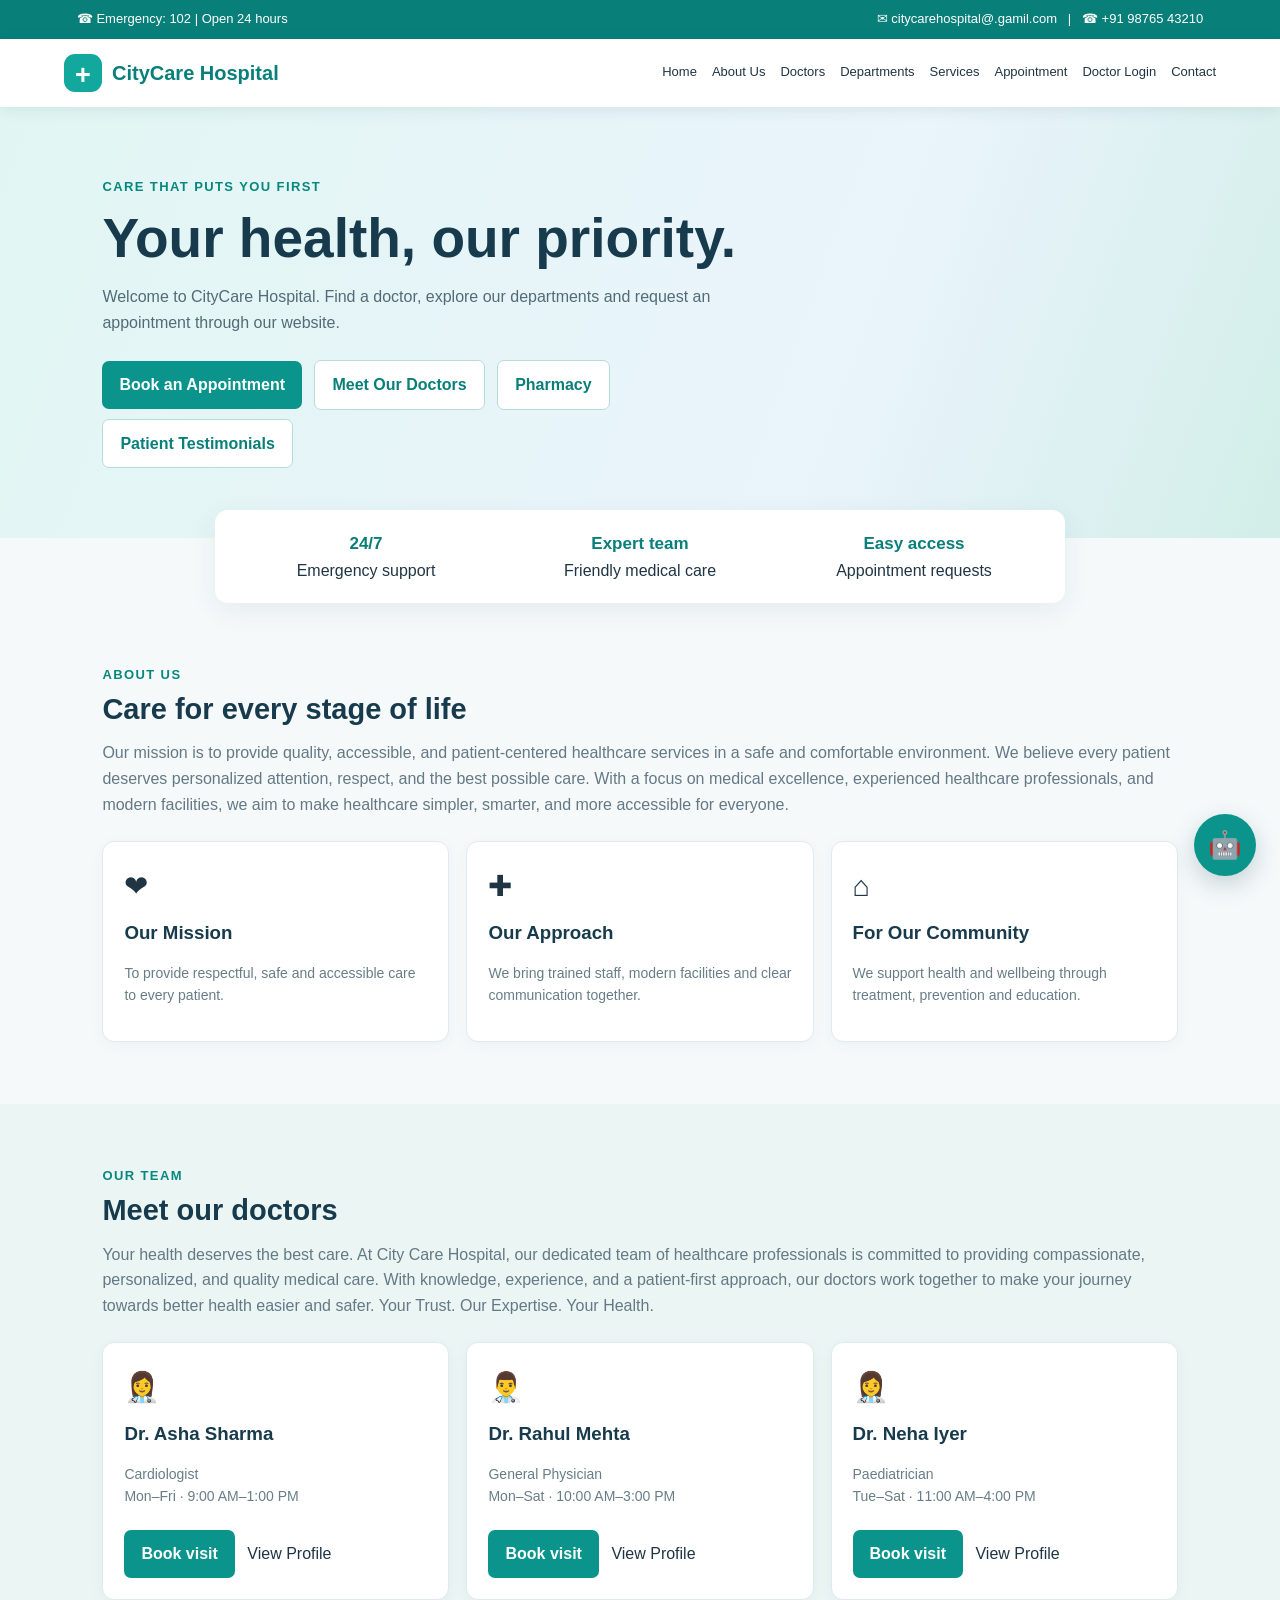
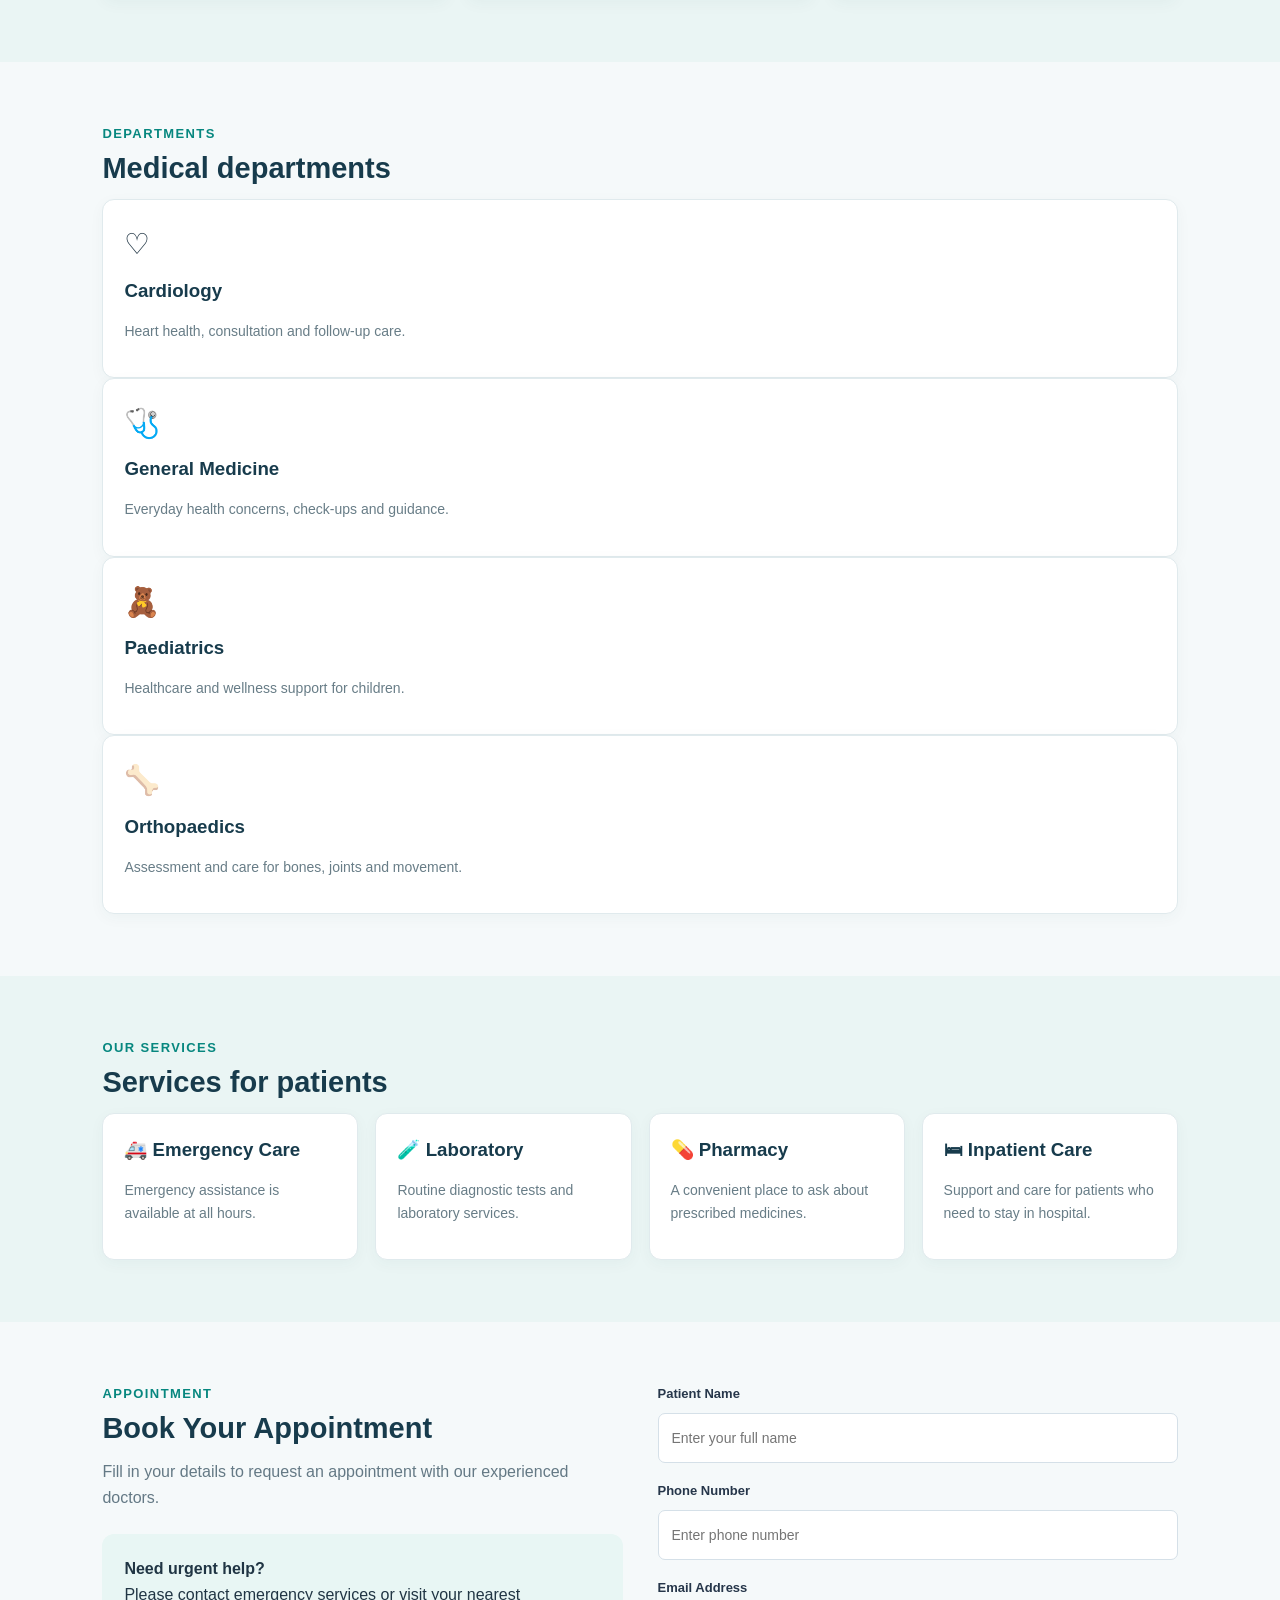
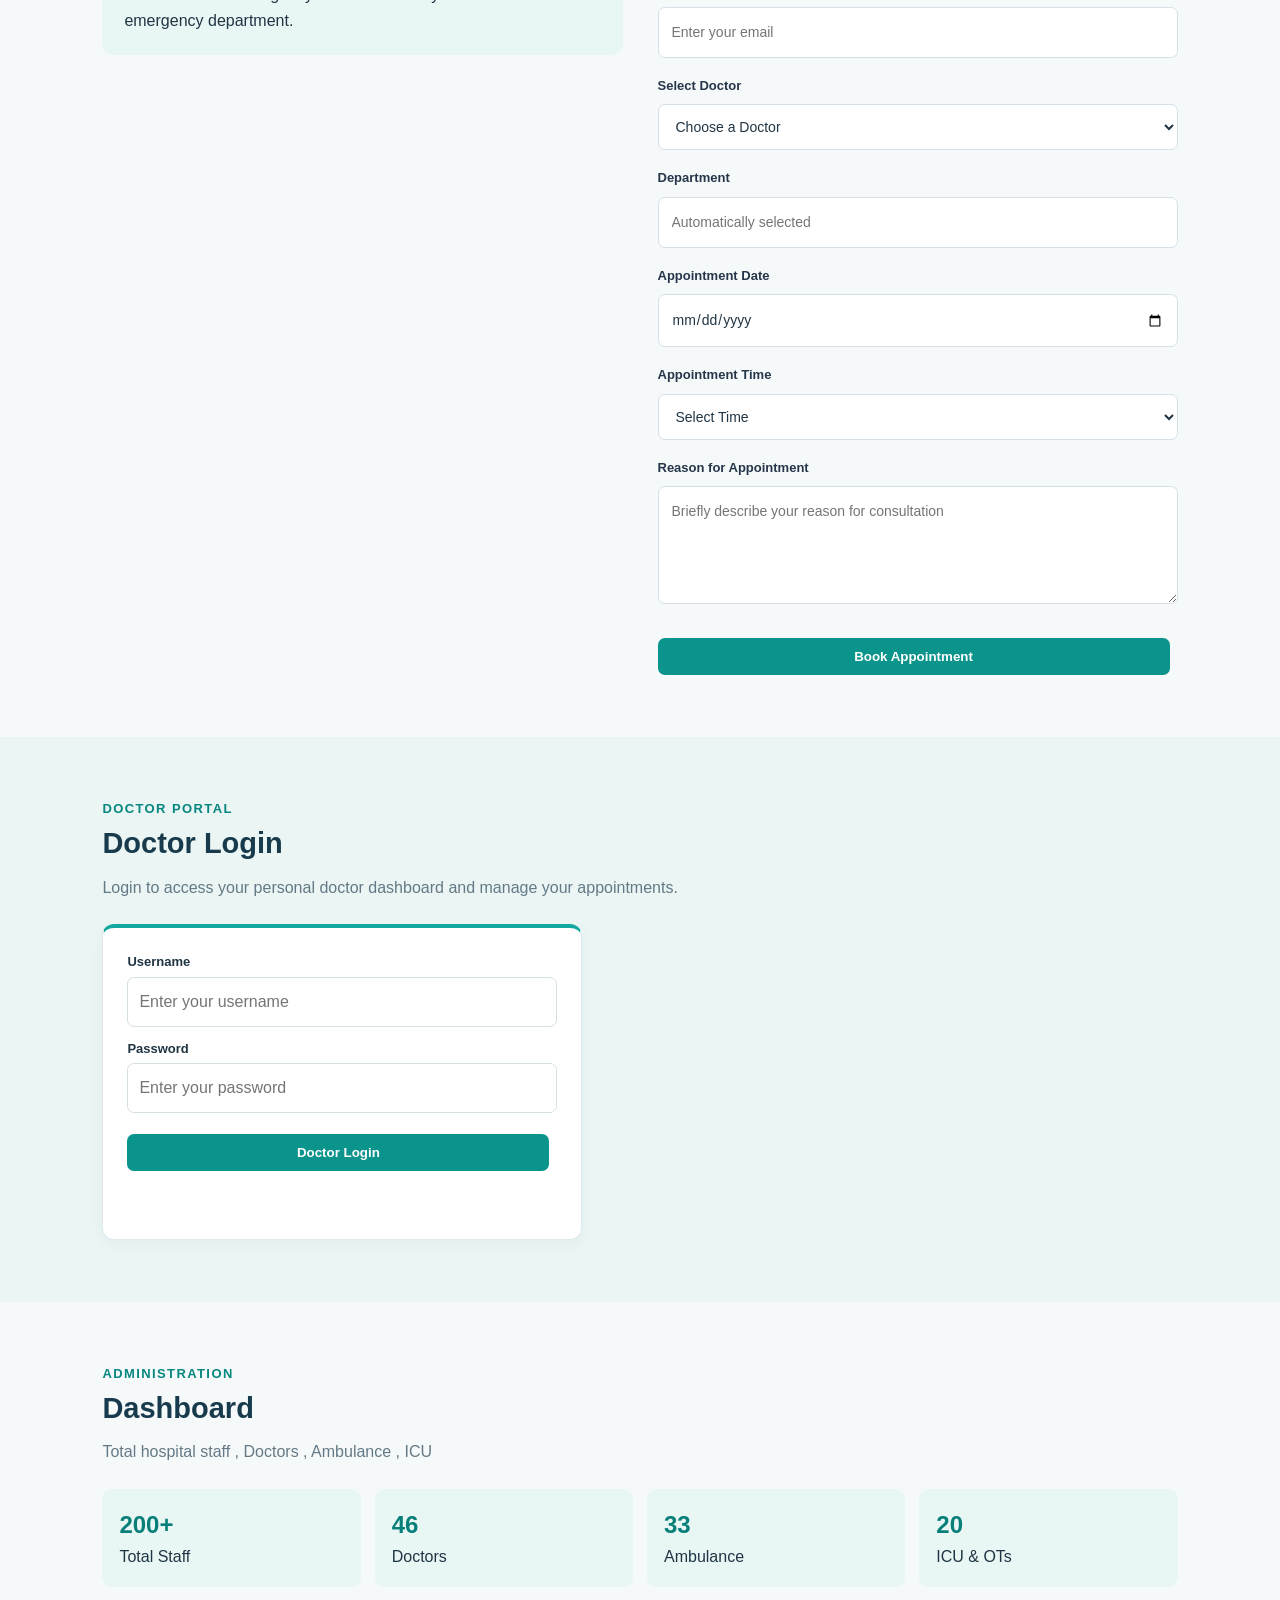
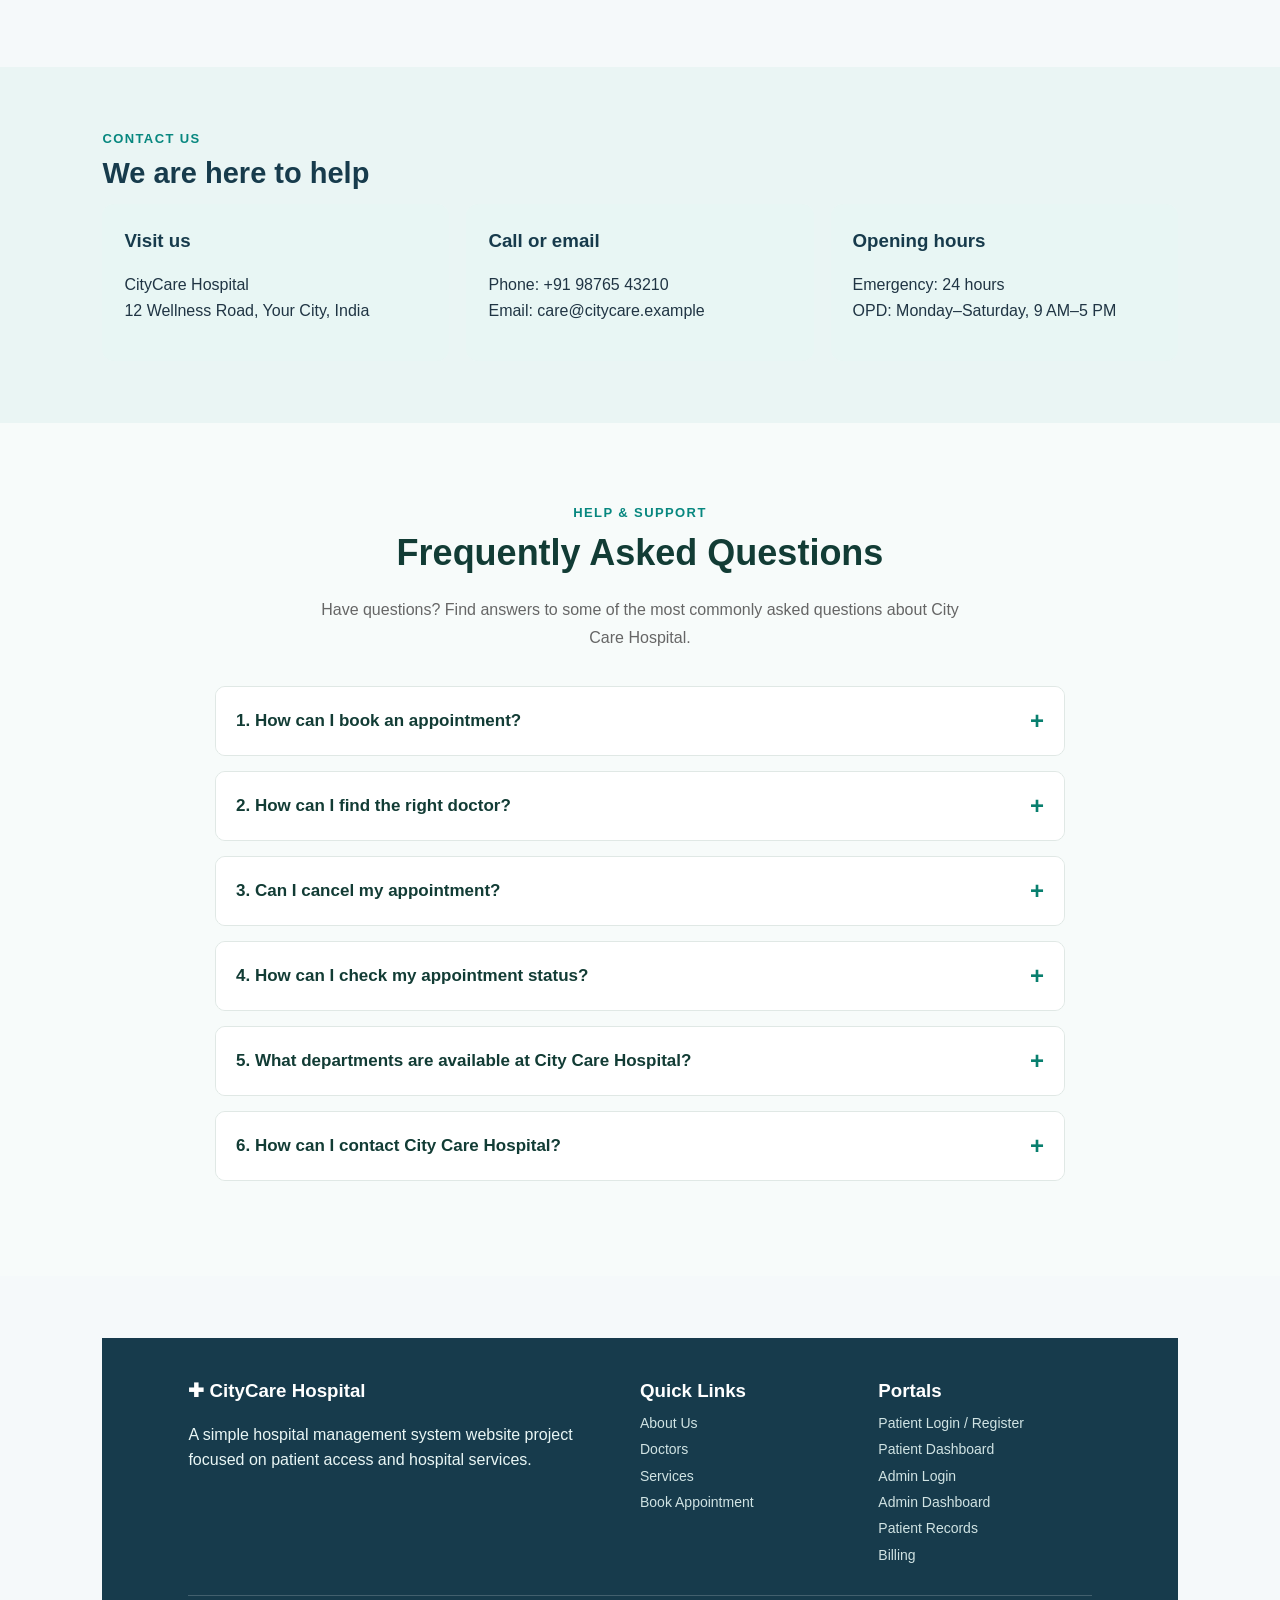
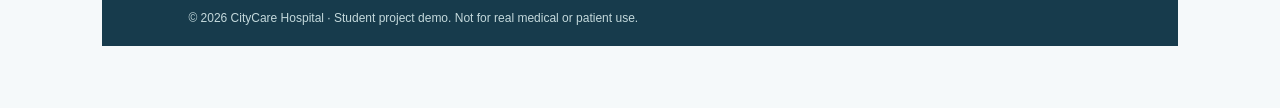
<file: index.html>
<!DOCTYPE html>
<html lang="en">
<head>
    <meta charset="UTF-8">
    <meta name="viewport" content="width=device-width, initial-scale=1.0">
    <title>Document</title>
    <link rel="stylesheet" href="style.css">
</head>
<body>
    <div class="topbar">
        <span>☎ Emergency: 102 | Open 24 hours</span>
        <span>✉ citycarehospital@.gamil.com &nbsp; | &nbsp; ☎ +91 98765 43210</span>
    </div>

  <header>
    <nav>
      <a class="brand" href="#home"><span class="brand-mark">+</span> CityCare Hospital</a>
      <div class="links">
        <a href="#home">Home</a>
        <a href="#about">About Us</a>
        <a href="#doctors">Doctors</a>
        <a href="#departments">Departments</a>
        <a href="#services">Services</a>
        <a href="#appointment">Appointment</a>
        <a href="#doctor-login">Doctor Login</a>
        <a href="#contact">Contact</a>

      </div>
    </nav>
  </header>

  <main>
    <section class="hero" id="home">


        <div class="hero-content">
        <div class="eyebrow"> Care that puts you first </div>
        <h1>Your health, our priority.</h1>
        <p>Welcome to CityCare Hospital. Find a doctor, explore our departments and request an appointment through
            our website. </p>
        <a class="button" href="#appointment">Book an Appointment</a>
        <a class="button light" href="#doctors">Meet Our Doctors</a>
        <a class="button pharmacy" href="pharmacy.html"> Pharmacy </a>
        <a class="button patient" href="patient-portal.html"> Patient Testimonials </a>
        </div>
    </section>


    <div class="quick">
        <div>
        <strong>24/7</strong>Emergency support
        </div>

        <div>
        <strong>Expert team</strong>Friendly medical care
        </div>

        <div>
        <strong>Easy access</strong>Appointment requests
        </div>
    </div>

<!-- About Section -->

    <section id="about">
      <div class="eyebrow">About us</div>
      <h2>Care for every stage of life</h2>
      <p class="section-intro">Our mission is to provide quality, accessible, and patient-centered healthcare services in a safe and comfortable environment.
                               We believe every patient deserves personalized attention, respect, and the best possible care.
                               With a focus on medical excellence, experienced healthcare professionals, and modern facilities, we aim to make healthcare simpler,
                               smarter, and more accessible for everyone.</p>
      

      <div class="grid">
        <article class="card"> 
         <div class="icon">❤</div>
         <h3>Our Mission</h3>
         <p class="muted">To provide respectful, safe and accessible care to every patient.</p> 
        </article>

        <article class="card">
            <div class="icon">✚</div>
            <h3>Our Approach</h3>
            <p class="muted">We bring trained staff, modern facilities and clear communication together.</p>
        </article>
        
        <article class="card">
            <div class="icon">⌂</div>
            <h3>For Our Community</h3>
            <p class="muted">We support health and wellbeing through treatment, prevention and education.</p>
        </article>
      </div>

    </section>


<!-- Doctor Section -->

    <section class="tint" id="doctors">
      <div class="eyebrow">Our team</div>
      <h2>Meet our doctors</h2>

      <p class="section-intro"> Your health deserves the best care. At City Care Hospital, our dedicated team of healthcare 
        professionals is committed to providing compassionate, personalized, and quality medical care.    
        With knowledge, experience, and a patient-first approach, our doctors work together to make your journey towards better health easier and safer.
        Your Trust. Our Expertise. Your Health.
      </p>   

      <div class="grid">
        <article class="card">
            <div class="icon">👩‍⚕️</div>
            <h3>Dr. Asha Sharma</h3>
            <p class="muted">Cardiologist<br>Mon–Fri · 9:00 AM–1:00 PM</p>
            <a class="button" href="#appointment">Book visit</a>
            <a href="asha_profile.html"> View Profile</a>
        </article>
        
        <article class="card">
            <div class="icon">👨‍⚕️</div>
            <h3>Dr. Rahul Mehta</h3>
            <p class="muted">General Physician<br>Mon–Sat · 10:00 AM–3:00 PM</p>
            <a class="button" href="#appointment">Book visit</a>
            <a href="rahul_profile.html">View Profile</a>

        </article>
        
        <article class="card">
            <div class="icon">👩‍⚕️</div>
            <h3>Dr. Neha Iyer</h3>
            <p class="muted">Paediatrician<br>Tue–Sat · 11:00 AM–4:00 PM</p>
            <a class="button" href="#appointment">Book visit</a>
            <a href="doctor-neha.html">View Profile</a>
        </article>
      </div>
    </section>


<!-- Departments Section -->


  <section id="departments">
    <article>
      <div class="eyebrow">Departments</div>
      <h2>Medical departments</h2>

      <article class="card">
       <div class="icon">♡</div>
       <h3>Cardiology</h3>
       <p class="muted">Heart health, consultation and follow-up care.</p>
      </article>
    
     <article class="card">
        <div class="icon">🩺</div>
        <h3>General Medicine</h3>
        <p class="muted">Everyday health concerns, check-ups and guidance.</p>
     </article>
    
     <article class="card">
        <div class="icon">🧸</div>
        <h3>Paediatrics</h3>
        <p class="muted">Healthcare and wellness support for children.</p>
     </article>
    
     <article class="card">
        <div class="icon">🦴</div>
        <h3>Orthopaedics</h3>
        <p class="muted">Assessment and care for bones, joints and movement.</p>
     </article>
    </section>


    <!-- Services Section -->

    <section class="tint" id="services">
      <div class="eyebrow">Our services</div>
      <h2>Services for patients</h2>

      
    <div class="grid">
       <article class="card">
         <h3>🚑 Emergency Care</h3>
         <p class="muted">Emergency assistance is available at all hours.</p>
       </article>     

       <article class="card">
         <h3>🧪 Laboratory</h3>
         <p class="muted">Routine diagnostic tests and laboratory services.</p>
       </article>

       <article class="card">
         <h3>💊 Pharmacy</h3>
         <p class="muted">A convenient place to ask about prescribed medicines.</p>
       </article>

       <article class="card">
         <h3>🛏 Inpatient Care</h3>
         <p class="muted">Support and care for patients who need to stay in hospital.</p>
       </article>
     </div>
    </section>

  
<!-- Appointment Section -->

<section id="appointment">

    <div class="appointment-layout">

        <div>
            <div class="eyebrow">Appointment</div>

            <h2>Book Your Appointment</h2>

            <p class="section-intro">
                Fill in your details to request an appointment
                with our experienced doctors.
            </p>

            <div class="contact-box">
                <strong>Need urgent help?</strong>
                <br>
                Please contact emergency services or visit
                your nearest emergency department.
            </div>
        </div>

        <form id="appointmentForm">

            <div>
                <label for="app-name">Patient Name</label>
                <input
                    type="text"
                    id="app-name"
                    placeholder="Enter your full name"
                    required>
            </div>

            <div>
                <label for="app-phone">Phone Number</label>
                <input
                    type="tel"
                    id="app-phone"
                    placeholder="Enter phone number"
                    pattern="[0-9]{10}"
                    maxlength="10"
                    required>
            </div>

            <div>
                <label for="app-email">Email Address</label>
                <input
                    type="email"
                    id="app-email"
                    placeholder="Enter your email"
                    required>
            </div>

            <div>
                <label for="app-doctor">Select Doctor</label>

                <select id="app-doctor" required>

                    <option value="">Choose a Doctor</option>

                    <option value="Dr. Asha Sharma"
                        data-department="Cardiology">
                        Dr. Asha Sharma - Cardiologist
                    </option>

                    <option value="Dr. Rahul Mehta"
                        data-department="General Medicine">
                        Dr. Rahul Mehta - General Physician
                    </option>

                    <option value="Dr. Neha Iyer"
                        data-department="Paediatrics">
                        Dr. Neha Iyer - Paediatrician
                    </option>

                </select>
            </div>

            <div>
                <label for="app-dept">Department</label>

                <input
                    type="text"
                    id="app-dept"
                    placeholder="Automatically selected"
                    readonly
                    required>
            </div>

            <div>
                <label for="app-date">Appointment Date</label>

                <input
                    type="date"
                    id="app-date"
                    required>
            </div>

            <div>
                <label for="app-time">Appointment Time</label>

                <select id="app-time" required>

                    <option value="">Select Time</option>

                    <option value="09:00 AM">09:00 AM</option>
                    <option value="10:00 AM">10:00 AM</option>
                    <option value="11:00 AM">11:00 AM</option>
                    <option value="12:00 PM">12:00 PM</option>
                    <option value="01:00 PM">01:00 PM</option>
                    <option value="02:00 PM">02:00 PM</option>
                    <option value="03:00 PM">03:00 PM</option>
                    <option value="04:00 PM">04:00 PM</option>

                </select>
            </div>

            <div>
                <label for="app-reason">
                    Reason for Appointment
                </label>

                <textarea
                    id="app-reason"
                    placeholder="Briefly describe your reason for consultation"
                    rows="4"
                    required></textarea>
            </div>

            <button class="button" type="submit">
                Book Appointment
            </button>

        </form>

    </div>

</section>


    

  
 <!-- Dashboard Statistics -->



    <!-- HIDDEN APPOINTMENT TABLE -->
    <div id="adminAppointmentsContainer" style="display: none;">

        <h2>Appointment Records</h2>
        <p>Manage all patient appointment requests.</p>

        <div class="table-container">
            <table>
                <thead>
                    <tr>
                        <th>Appointment ID</th>
                        <th>Patient Name</th>
                        <th>Phone</th>
                        <th>Email</th>
                        <th>Doctor</th>
                        <th>Department</th>
                        <th>Date</th>
                        <th>Time</th>
                        <th>Status</th>
                        <th>Action</th>
                    </tr>
                </thead>

                <tbody id="admin-appointment-records">
                    <tr>
                        <td colspan="10">No records found.</td>
                    </tr>
                </tbody>
            </table>
        </div>

    </div>

</div>

<!-- DOCTOR LOGIN -->
<section class="tint" id="doctor-login">

    <div class="eyebrow">Doctor Portal</div>
    <h2>Doctor Login</h2>

    <p class="section-intro">
        Login to access your personal doctor dashboard
        and manage your appointments.
    </p>

    <div class="card portal-card" style="max-width:480px">

        <form id="doctorLoginForm">

            <div>
                <label for="doctor-username">Username</label>
                <input
                    type="text"
                    id="doctor-username"
                    placeholder="Enter your username"
                    required>
            </div>

            <div>
                <label for="doctor-password">Password</label>
                <input
                    type="password"
                    id="doctor-password"
                    placeholder="Enter your password"
                    required>
            </div>

            <button class="button" type="submit">
                Doctor Login
            </button>

            <p id="doctor-login-message"></p>

        </form>

    </div>
</section>


<!-- DOCTOR DASHBOARD -->
<section id="doctor-dashboard" style="display:none">

    <div class="eyebrow">Doctor Portal</div>

    <h2 id="doctor-welcome">Welcome Doctor</h2>

    <p class="section-intro">
        Manage your upcoming appointments here.
    </p>

    <div class="dash-grid">

        <div class="stat">
            <strong id="doctor-total">0</strong>
            Total Appointments
        </div>

        <div class="stat">
            <strong id="doctor-pending">0</strong>
            Pending Requests
        </div>

        <div class="stat">
            <strong id="doctor-completed">0</strong>
            Completed Appointments
        </div>

    </div>

    <h3>My Appointments</h3>

    <div style="overflow-x:auto">

        <table>
            <thead>
                <tr>
                    <th>Patient Name</th>
                    <th>Phone</th>
                    <th>Date</th>
                    <th>Time</th>
                    <th>Department</th>
                    <th>Status</th>
                    <th>Action</th>
                </tr>
            </thead>

            <tbody id="doctor-appointment-records">
                <tr>
                    <td colspan="7">No appointments found.</td>
                </tr>
            </tbody>

        </table>

    </div>

    <button class="button" id="doctor-logout">
        Logout
    </button>

</section>



    <section id="admin-dashboard">
      <div class="eyebrow">Administration </div>
      <h2>  Dashboard </h2>
      <p class="section-intro">Total  hospital staff , Doctors , Ambulance , ICU  </p>
     <div class="dash-grid">
       <div class="stat"><strong>200+</strong> Total Staff </div>
       <div class="stat"><strong>46</strong>Doctors</div>
       <div class="stat"><strong>33</strong>Ambulance</div>
       <div class="stat"><strong>20</strong> ICU & OTs</div>
      </div>
    </section>

 
    <section class="tint" id="contact">
      <div class="eyebrow">Contact us</div>
      <h2>We are here to help</h2>
      <div class="grid">
        <div class="contact-box">
          <h3>Visit us</h3>
          <p>CityCare Hospital<br>12 Wellness Road, Your City, India</p>
        </div>
        <div class="contact-box">
          <h3>Call or email</h3>
          <p>Phone: +91 98765 43210<br>Email: care@citycare.example</p>
        </div>
        <div class="contact-box">
          <h3>Opening hours</h3>
          <p>Emergency: 24 hours<br>OPD: Monday–Saturday, 9 AM–5 PM</p>
        </div>
      </div>
    </section>
  </main>



<!-- FAQ -->

<!-- FAQ SECTION -->
<section class="faq-section" id="faq">

    <div class="eyebrow">HELP & SUPPORT</div>

    <h2>Frequently Asked Questions</h2>

    <p class="faq-intro">
        Have questions? Find answers to some of the most
        commonly asked questions about City Care Hospital.
    </p>

    <div class="faq-container">

        <div class="faq-item">
            <button class="faq-question">
                1. How can I book an appointment?
                <span>+</span>
            </button>
            <div class="faq-answer">
                <p>
                    You can book an appointment through our online
                    appointment booking form by selecting a doctor,
                    department, date and preferred time.
                </p>
            </div>
        </div>

        <div class="faq-item">
            <button class="faq-question">
                2. How can I find the right doctor?
                <span>+</span>
            </button>
            <div class="faq-answer">
                <p>
                    Visit our Doctors section to explore available
                    doctors, their specializations and profiles.
                </p>
            </div>
        </div>

        <div class="faq-item">
            <button class="faq-question">
                3. Can I cancel my appointment?
                <span>+</span>
            </button>
            <div class="faq-answer">
                <p>
                    Yes, you can contact the hospital administration
                    to request cancellation of your appointment.
                </p>
            </div>
        </div>

        <div class="faq-item">
            <button class="faq-question">
                4. How can I check my appointment status?
                <span>+</span>
            </button>
            <div class="faq-answer">
                <p>
                    You can log in to your patient dashboard to
                    check your appointment details and status.
                </p>
            </div>
        </div>

        <div class="faq-item">
            <button class="faq-question">
                5. What departments are available at City Care Hospital?
                <span>+</span>
            </button>
            <div class="faq-answer">
                <p>
                    You can explore our Departments section to
                    learn about the medical departments and
                    available healthcare services.
                </p>
            </div>
        </div>

        <div class="faq-item">
            <button class="faq-question">
                6. How can I contact City Care Hospital?
                <span>+</span>
            </button>
            <div class="faq-answer">
                <p>
                    Visit our Contact section to find the hospital's
                    contact information and other support details.
                </p>
            </div>
        </div>

    </div>

</section>



     <!-- ===== AI CARE CHATBOT ===== -->
  <button class="ai-care-toggle" id="aiCareToggle" aria-label="Open AI CARE" title="AI CARE">🤖</button>

  <div class="ai-care-window" id="aiCareWindow" role="dialog" aria-label="AI CARE chatbot">
    <div class="ai-care-header">
      <div class="ai-care-title">
        <div class="ai-care-avatar">✚</div>
        <div>
          <strong>AI CARE</strong>
          <small>CityCare Patient Support</small>
        </div>
      </div>
      <button class="ai-care-close" id="aiCareClose" aria-label="Close">×</button>
    </div>

    <div class="ai-care-messages" id="aiCareMessages">
      <div class="ai-care-message bot">
        Hello! I'm AI CARE, your CityCare Hospital assistant. I can help with doctors, departments, hospital services and appointments. How can I help you?
      </div>
    </div>

    <div class="ai-care-quick">
      <button type="button" data-message="Show me the doctors available at CityCare Hospital.">Doctors</button>
      <button type="button" data-message="What departments are available?">Departments</button>
      <button type="button" data-message="How can I request an appointment?">Appointment</button>
      <button type="button" data-message="What are the hospital opening hours?">Hours</button>
    </div>

    <form class="ai-care-form" id="aiCareForm">
      <input id="aiCareInput" autocomplete="off" placeholder="Ask AI CARE..." maxlength="1000" required>
      <button id="aiCareSend" type="submit" aria-label="Send">➤</button>
    </form>
    <div class="ai-care-disclaimer">AI CARE provides general support and does not replace a qualified healthcare professional.</div>
  </div>

  <section>


 <footer>
    <div class="footer-grid">
      <div>
        <h3>✚ CityCare Hospital</h3>
        <p>A simple hospital management system website project focused on patient access and hospital services.</p>
      </div>
      <div>
        <h3>Quick Links</h3>
        <a href="#about">About Us</a>
        <a href="#doctors">Doctors</a>
        <a href="#services">Services</a>
        <a href="#appointment">Book Appointment</a>
      </div>
      <div>
        <h3>Portals</h3>
        <a href="#patient-login">Patient Login / Register</a>
        <a href="#patient-dashboard">Patient Dashboard</a>
        <a href="#admin-login">Admin Login</a>
        <a href="#admin-dashboard">Admin Dashboard</a>
        <a href="#patient-records">Patient Records</a>
        <a href="#billing">Billing</a>
      </div>
    </div>

    <div class="copyright">© 2026 CityCare Hospital · Student project demo. Not for real medical or patient use.</div>
</footer>


<!-- JavaScript -->


    <script>
    function demoSubmit(event, formName) {
      event.preventDefault();
      alert(formName + ' form demo: connect a secure backend to process this information.');
    }

// ==================================
// CITYCARE APPOINTMENT MANAGEMENT
// ==================================


// Get HTML Elements

const appointmentForm =
document.getElementById("appointmentForm");

const doctorSelect =
document.getElementById("app-doctor");

const departmentInput =
document.getElementById("app-dept");

const dateInput =
document.getElementById("app-date");


// Set minimum appointment date to today

const today = new Date().toISOString().split("T")[0];

dateInput.min = today;


// Automatically select Department

doctorSelect.addEventListener("change", function() {

    const selectedOption =
    doctorSelect.options[doctorSelect.selectedIndex];

    const department =
    selectedOption.dataset.department || "";

    departmentInput.value = department;

});


// Get Existing Appointments

function getAppointments() {

    return JSON.parse(
        localStorage.getItem("citycareAppointments")
    ) || [];

}


// Save Appointments

function saveAppointments(appointments) {

    localStorage.setItem(
        "citycareAppointments",
        JSON.stringify(appointments)
    );

}


// Book Appointment

appointmentForm.addEventListener("submit", function(event) {

    event.preventDefault();

    // Collect Patient Information

    const patientName =
    document.getElementById("app-name").value.trim();

    const patientPhone =
    document.getElementById("app-phone").value.trim();

    const patientEmail =
    document.getElementById("app-email").value.trim();

    const doctorName =
    doctorSelect.value;

    const department =
    departmentInput.value;

    const appointmentDate =
    dateInput.value;

    const appointmentTime =
    document.getElementById("app-time").value;

    const reason =
    document.getElementById("app-reason").value.trim();


    // Check Appointment Date

    if (appointmentDate < today) {

        alert("Please select a valid future date.");

        return;

    }


    // Create Appointment Object

    const appointment = {

        id: "APT-" + Date.now(),

        patientName: patientName,

        phone: patientPhone,

        email: patientEmail,

        doctor: doctorName,

        department: department,

        date: appointmentDate,

        time: appointmentTime,

        reason: reason,

        status: "Requested",

        bookingDate: new Date().toLocaleString()

    };


    // Get Previous Records

    const appointments = getAppointments();


    // Add New Appointment

    appointments.push(appointment);


    // Store in Local Storage

    saveAppointments(appointments);


    // Success Message

    alert(
        "Appointment Request Submitted Successfully!\n\n" +
        "Patient: " + patientName + "\n" +
        "Doctor: " + doctorName + "\n" +
        "Date: " + appointmentDate + "\n" +
        "Time: " + appointmentTime
    );


    // Reset Form

    appointmentForm.reset();

    departmentInput.value = "";


    // Update Dashboard

    displayAppointments();

});


// ==================================
// DISPLAY APPOINTMENTS IN DASHBOARD
// ==================================

function displayAppointments() {

    const appointments = getAppointments();

    const tableBody =
    document.getElementById("appointmentRecords");


    // Update Dashboard Statistics

    document.getElementById("total-appointments").textContent =
    appointments.length;

    document.getElementById("pending-appointments").textContent =
    appointments.filter(a => a.status === "Requested").length;

    document.getElementById("completed-appointments").textContent =
    appointments.filter(a => a.status === "Completed").length;


    // Empty Dashboard

    if (appointments.length === 0) {

        tableBody.innerHTML = `
            <tr>
                <td colspan="7">
                    No appointments booked yet.
                </td>
            </tr>
        `;

        return;

    }


    // Display Appointment Records

    tableBody.innerHTML = "";

    appointments.forEach(function(appointment) {

        const row = document.createElement("tr");

        const values = [
            appointment.patientName,
            appointment.doctor,
            appointment.department,
            appointment.date,
            appointment.time,
            appointment.phone,
            appointment.status
        ];

        values.forEach(function(value) {

            const cell = document.createElement("td");

            cell.textContent = value;

            row.appendChild(cell);

        });

        tableBody.appendChild(row);

    });

}


// Load Appointments When Website Opens

document.addEventListener("DOMContentLoaded", function() {

    displayAppointments();

});

    // ===== AI CARE CHATBOT =====
    const aiCareToggle = document.getElementById('aiCareToggle');
    const aiCareWindow = document.getElementById('aiCareWindow');
    const aiCareClose = document.getElementById('aiCareClose');
    const aiCareMessages = document.getElementById('aiCareMessages');
    const aiCareForm = document.getElementById('aiCareForm');
    const aiCareInput = document.getElementById('aiCareInput');
    const aiCareSend = document.getElementById('aiCareSend');

    // Keep a small conversation history in the browser.
    const aiCareHistory = [];

    function addAiCareMessage(text, role) {
      const bubble = document.createElement('div');
      bubble.className = 'ai-care-message ' + role;
      bubble.textContent = text;
      aiCareMessages.appendChild(bubble);
      aiCareMessages.scrollTop = aiCareMessages.scrollHeight;
    }

    function setAiCareBusy(busy) {
      aiCareInput.disabled = busy;
      aiCareSend.disabled = busy;
      aiCareSend.textContent = busy ? '…' : '➤';
    }

    async function sendToAiCare(message) {
      addAiCareMessage(message, 'user');
      aiCareHistory.push({ role: 'user', content: message });
      setAiCareBusy(true);

      try {
        const response = await fetch('/api/chat', {     <!-- JS typing to send the users meggage here-->
          method: 'POST',
          headers: { 'Content-Type': 'application/json' },
          body: JSON.stringify({
            message,
            history: aiCareHistory.slice(-10)
          })
        });

        const data = await response.json();

        if (!response.ok) {
          throw new Error(data.error || 'Unable to contact AI CARE.');
        }

        addAiCareMessage(data.reply, 'bot');
        aiCareHistory.push({ role: 'assistant', content: data.reply });
      } catch (error) {
        addAiCareMessage(
          'I could not connect to the AI service right now. Please try again, or contact CityCare Hospital directly.',
          'bot'
        );
        console.error('AI CARE error:', error);
      } finally {
        setAiCareBusy(false);
        aiCareInput.focus();
      }
    }

    aiCareToggle.addEventListener('click', () => {
      aiCareWindow.classList.toggle('open');
      if (aiCareWindow.classList.contains('open')) aiCareInput.focus();
    });

    aiCareClose.addEventListener('click', () => {
      aiCareWindow.classList.remove('open');
    });

    aiCareForm.addEventListener('submit', (event) => {
      event.preventDefault();
      const message = aiCareInput.value.trim();
      if (!message) return;
      aiCareInput.value = '';
      sendToAiCare(message);
    });

    document.querySelectorAll('.ai-care-quick button').forEach((button) => {
      button.addEventListener('click', () => {
        sendToAiCare(button.dataset.message);
      });
    });

// ==================================
// DOCTOR LOGIN SYSTEM
// ==================================

// Demo doctor accounts
const doctors = [
    {
        username: "asha",
        password: "asha123",
        name: "Dr. Asha Sharma",
        department: "Cardiology"
    },

    {
        username: "rahul",
        password: "rahul123",
        name: "Dr. Rahul Mehta",
        department: "General Medicine"
    },

    {
        username: "neha",
        password: "neha123",
        name: "Dr. Neha Iyer",
        department: "Paediatrics"
    }
];

let loggedInDoctor = null;


// Get stored appointments
function getDoctorAppointments() {

    return JSON.parse(
        localStorage.getItem("citycareAppointments") || "[]"
    );

}


// Doctor Login
document.getElementById("doctorLoginForm")
.addEventListener("submit", function(event) {

    event.preventDefault();

    const username =
        document.getElementById("doctor-username").value.trim();

    const password =
        document.getElementById("doctor-password").value;

    const message =
        document.getElementById("doctor-login-message");

    const doctor = doctors.find(function(item) {

        return item.username === username &&
               item.password === password;

    });

    if (doctor) {

        loggedInDoctor = doctor;

        document.getElementById("doctor-login").style.display = "none";

        document.getElementById("doctor-dashboard").style.display = "block";

        document.getElementById("doctor-welcome").textContent =
            "Welcome, " + doctor.name;

        displayDoctorAppointments();

    }

    else {

        message.textContent = "Invalid username or password.";

        message.style.color = "red";

    }

});


// Display doctor's appointments
function displayDoctorAppointments() {

    if (!loggedInDoctor) return;

    const appointments = getDoctorAppointments();

    // Only show appointments for the logged-in doctor
    const myAppointments = appointments.filter(function(appointment) {

        return appointment.doctor === loggedInDoctor.name;

    });

    const today = new Date().toISOString().split("T")[0];

    const upcoming = myAppointments.filter(function(appointment) {

        return appointment.date >= today &&
               appointment.status !== "Completed";

    });

    const pending = myAppointments.filter(function(appointment) {

        return appointment.status === "Requested";

    });

    const completed = myAppointments.filter(function(appointment) {

        return appointment.status === "Completed";

    });

    document.getElementById("doctor-total").textContent =
        myAppointments.length;

    document.getElementById("doctor-pending").textContent =
        pending.length;

    document.getElementById("doctor-completed").textContent =
        completed.length;

    const tbody = document.getElementById(
        "doctor-appointment-records"
    );

    tbody.innerHTML = "";

    if (myAppointments.length === 0) {

        const row = tbody.insertRow();

        const cell = row.insertCell();

        cell.colSpan = 7;
        cell.textContent = "No appointments found.";

        return;

    }

    myAppointments.sort(function(a, b) {
        return a.date.localeCompare(b.date);
    });

    myAppointments.forEach(function(appointment) {

        const row = tbody.insertRow();

        const values = [
            appointment.patientName,
            appointment.phone,
            appointment.date,
            appointment.time,
            appointment.department,
            appointment.status
        ];

        values.forEach(function(value) {

            const cell = row.insertCell();

            cell.textContent = value || "-";

        });

        const actionCell = row.insertCell();

        if (appointment.status === "Completed") {

            actionCell.textContent = "Completed";

        } else {

            const confirmButton = document.createElement("button");

            confirmButton.textContent = "Confirm";

            confirmButton.type = "button";

            confirmButton.addEventListener("click", function() {

                updateDoctorAppointment(
                    appointment.id,
                    "Confirmed"
                );

            });

            actionCell.appendChild(confirmButton);

            const completeButton = document.createElement("button");

            completeButton.textContent = "Complete";

            completeButton.type = "button";

            completeButton.style.marginLeft = "5px";

            completeButton.addEventListener("click", function() {

                updateDoctorAppointment(
                    appointment.id,
                    "Completed"
                );

            });

            actionCell.appendChild(completeButton);

        }

    });

}


// Update appointment status
function updateDoctorAppointment(id, newStatus) {

    const appointments = getDoctorAppointments();

    const appointment = appointments.find(function(item) {

        return String(item.id) === String(id) &&
               item.doctor === loggedInDoctor.name;

    });

    if (!appointment) return;

    appointment.status = newStatus;

    localStorage.setItem(
        "citycareAppointments",
        JSON.stringify(appointments)
    );

    displayDoctorAppointments();

}


// Doctor Logout
document.getElementById("doctor-logout")
.addEventListener("click", function() {

    loggedInDoctor = null;

    document.getElementById("doctor-dashboard").style.display = "none";

    document.getElementById("doctor-login").style.display = "block";

    document.getElementById("doctorLoginForm").reset();

    document.getElementById("doctor-login-message").textContent = "";

});

// SHOW / HIDE ADMIN APPOINTMENT RECORDS

function toggleAdminAppointments() {

    const container = document.getElementById(
        "adminAppointmentsContainer"
    );

    const button = document.getElementById(
        "toggleAppointmentsBtn"
    );

    if (container.style.display === "none") {

        container.style.display = "block";

        button.textContent = "Hide Appointment Records";

        // Refresh appointment records
        displayAdminAppointments();

    } else {

        container.style.display = "none";

        button.textContent = "View Appointment Records";

    }
}


  </script>
<script src="FAQ.js"></script>

</body>
</html>
</file>
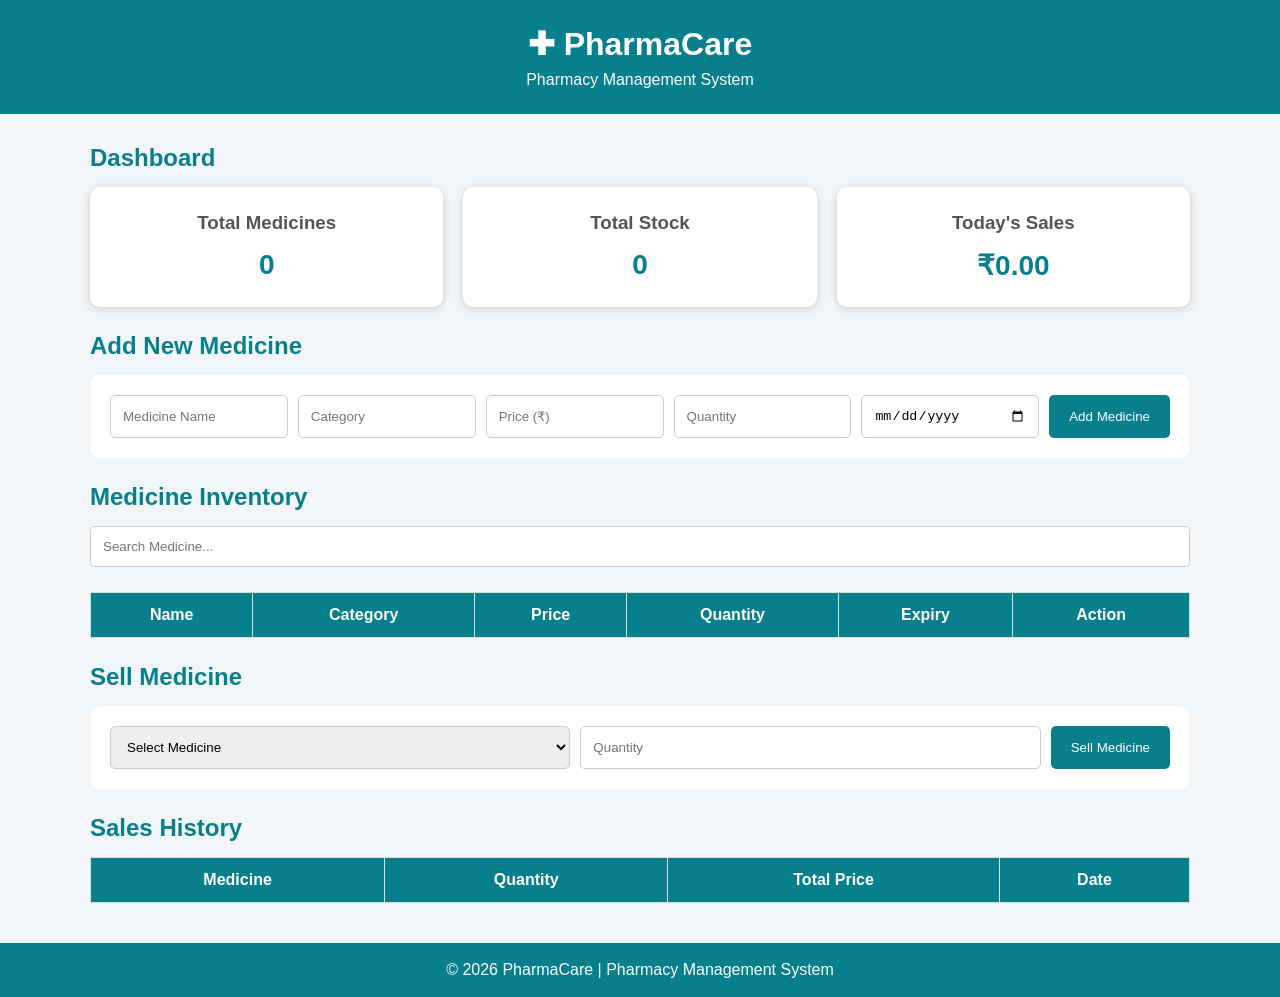
<file: pharmacy.html>
<!DOCTYPE html>
<html lang="en">
<head>
    <meta charset="UTF-8">
    <meta name="viewport" content="width=device-width, initial-scale=1.0">
    <title>Document</title>
    <link rel="stylesheet" href="pharmacy.css">
</head>
<body>
    
    <header>
        <h1>✚ PharmaCare</h1>
        <p>Pharmacy Management System</p>
    </header>

    <div class="container">

        <h2>Dashboard</h2>

        <div class="dashboard">
            <div class="card">
                <h3>Total Medicines</h3>
                <p id="totalMedicines">0</p>
            </div>

            <div class="card">
                <h3>Total Stock</h3>
                <p id="totalStock">0</p>
            </div>

            <div class="card">
                <h3>Today's Sales</h3>
                <p id="totalSales">₹0</p>
            </div>
        </div>

        <h2>Add New Medicine</h2>

        <form id="medicineForm">
            <input type="text" id="name"
                placeholder="Medicine Name" required>

            <input type="text" id="category"
                placeholder="Category" required>

            <input type="number" id="price"
                placeholder="Price (₹)" min="0.01" step="0.01" required>

            <input type="number" id="quantity"
                placeholder="Quantity" min="0" required>

            <input type="date" id="expiry" required>

            <button type="submit">Add Medicine</button>
        </form>

        <h2>Medicine Inventory</h2>

        <input type="text" id="search"
            placeholder="Search Medicine..." oninput="displayMedicines()">

        <table>
            <thead>
                <tr>
                    <th>Name</th>
                    <th>Category</th>
                    <th>Price</th>
                    <th>Quantity</th>
                    <th>Expiry</th>
                    <th>Action</th>
                </tr>
            </thead>

            <tbody id="medicineList"></tbody>
        </table>

        <h2>Sell Medicine</h2>

        <form id="salesForm">
            <select id="saleMedicine" required>
                <option value="">Select Medicine</option>
            </select>

            <input type="number" id="saleQuantity"
                placeholder="Quantity" min="1" required>

            <button type="submit">Sell Medicine</button>
        </form>

        <p id="message"></p>

        <h2>Sales History</h2>

        <table>
            <thead>
                <tr>
                    <th>Medicine</th>
                    <th>Quantity</th>
                    <th>Total Price</th>
                    <th>Date</th>
                </tr>
            </thead>

            <tbody id="salesList"></tbody>
        </table>

    </div>

    <footer>
        <p>© 2026 PharmaCare | Pharmacy Management System</p>
    </footer>


<script src="pharmacy.js"> </script>
</body>
</html>
</file>
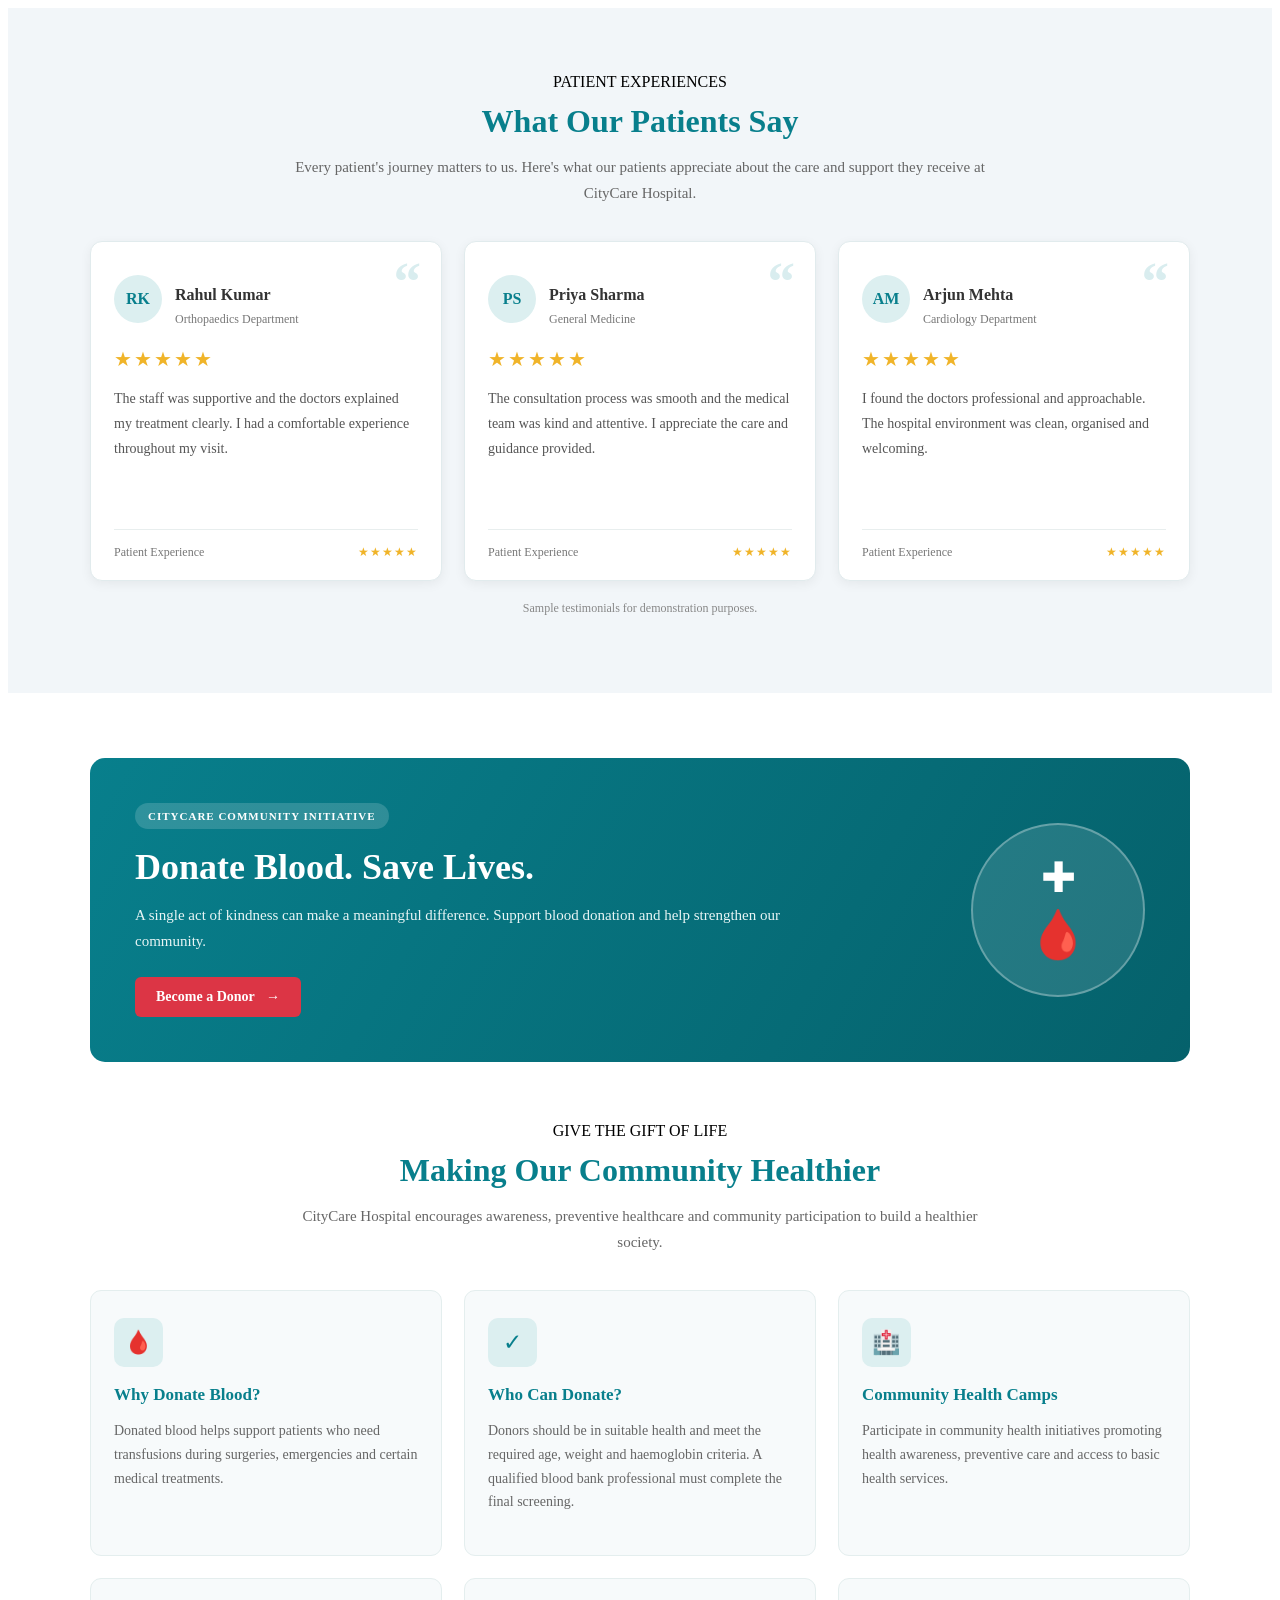
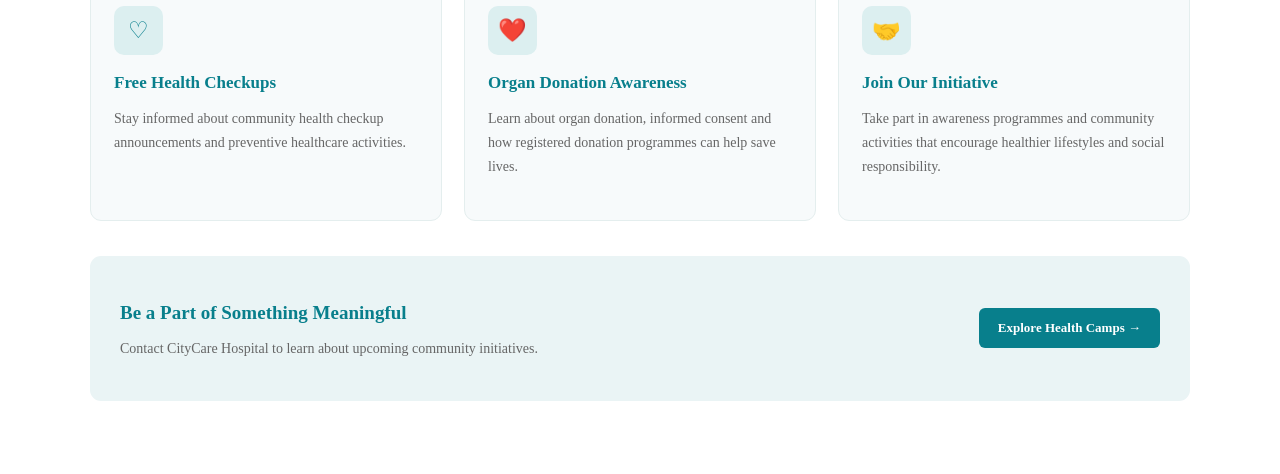
<file: Patient Testimonials/patient-portal.html>
<!DOCTYPE html>
<html lang="en">

<head>
    <meta charset="UTF-8">
    <meta name="viewport" content="width=device-width, initial-scale=1.0">
    <title>Patient Portal | CityCare Hospital</title>

    <!-- Patient Portal Stylesheet -->
    <link rel="stylesheet" href="patient-portal.css">
</head>

<body> 
    <!-- Patient Testimonials Section -->
<section class="testimonials-section" id="testimonials">

    <div class="testimonials-container">

        <div class="testimonials-heading">
            <div class="eyebrow">PATIENT EXPERIENCES</div>
            <h2>What Our Patients Say</h2>
            <p>
                Every patient's journey matters to us. Here's what
                our patients appreciate about the care and support
                they receive at CityCare Hospital.
            </p>
        </div>

        <div class="testimonials-grid">

            <!-- Testimonial 1 -->
            <article class="testimonial-card">

                <div class="testimonial-quote">“</div>

                <div class="testimonial-profile">
                    <div class="testimonial-avatar">RK</div>
                    <div>
                        <h3>Rahul Kumar</h3>
                        <span>Orthopaedics Department</span>
                    </div>
                </div>

                <div class="testimonial-rating"
                     aria-label="5 out of 5 stars">
                    ★★★★★
                </div>

                <p class="testimonial-review">
                    The staff was supportive and the doctors explained
                    my treatment clearly. I had a comfortable experience
                    throughout my visit.
                </p>

                <div class="testimonial-footer">
                    <span>Patient Experience</span>
                    <span>★★★★★</span>
                </div>

            </article>

            <!-- Testimonial 2 -->
            <article class="testimonial-card">

                <div class="testimonial-quote">“</div>

                <div class="testimonial-profile">
                    <div class="testimonial-avatar">PS</div>
                    <div>
                        <h3>Priya Sharma</h3>
                        <span>General Medicine</span>
                    </div>
                </div>

                <div class="testimonial-rating"
                     aria-label="5 out of 5 stars">
                    ★★★★★
                </div>

                <p class="testimonial-review">
                    The consultation process was smooth and the medical
                    team was kind and attentive. I appreciate the care
                    and guidance provided.
                </p>

                <div class="testimonial-footer">
                    <span>Patient Experience</span>
                    <span>★★★★★</span>
                </div>

            </article>

            <!-- Testimonial 3 -->
            <article class="testimonial-card">

                <div class="testimonial-quote">“</div>

                <div class="testimonial-profile">
                    <div class="testimonial-avatar">AM</div>
                    <div>
                        <h3>Arjun Mehta</h3>
                        <span>Cardiology Department</span>
                    </div>
                </div>

                <div class="testimonial-rating"
                     aria-label="5 out of 5 stars">
                    ★★★★★
                </div>

                <p class="testimonial-review">
                    I found the doctors professional and approachable.
                    The hospital environment was clean, organised and
                    welcoming.
                </p>

                <div class="testimonial-footer">
                    <span>Patient Experience</span>
                    <span>★★★★★</span>
                </div>

            </article>

        </div>

        <p class="testimonial-demo-note">
            Sample testimonials for demonstration purposes.
        </p>

    </div>

</section>


<!-- Blood Donation & Community Health Section -->
<section class="community-section" id="community-health">

    <div class="community-container">

        <!-- Blood Donation Banner -->
        <div class="donation-banner">

            <div class="donation-banner-content">

                <span class="donation-label">
                    CITYCARE COMMUNITY INITIATIVE
                </span>

                <h2>Donate Blood. Save Lives.</h2>

                <p>
                    A single act of kindness can make a meaningful
                    difference. Support blood donation and help
                    strengthen our community.
                </p>

                <a href="#contact" class="donation-button">
                    Become a Donor
                    <span aria-hidden="true">→</span>
                </a>

            </div>

            <div class="donation-banner-icon"
                 aria-hidden="true">
                <span>✚</span>
                <div>🩸</div>
            </div>

        </div>


        <!-- Why Blood Donation Matters -->
        <div class="community-heading">

            <div class="eyebrow">GIVE THE GIFT OF LIFE</div>

            <h2>Making Our Community Healthier</h2>

            <p>
                CityCare Hospital encourages awareness, preventive
                healthcare and community participation to build
                a healthier society.
            </p>

        </div>


        <div class="community-grid">

            <!-- Card 1 -->
            <article class="community-card">

                <div class="community-icon">🩸</div>

                <h3>Why Donate Blood?</h3>

                <p>
                    Donated blood helps support patients who need
                    transfusions during surgeries, emergencies
                    and certain medical treatments.
                </p>

            </article>


            <!-- Card 2 -->
            <article class="community-card">

                <div class="community-icon">✓</div>

                <h3>Who Can Donate?</h3>

                <p>
                    Donors should be in suitable health and meet
                    the required age, weight and haemoglobin
                    criteria. A qualified blood bank professional
                    must complete the final screening.
                </p>

            </article>


            <!-- Card 3 -->
            <article class="community-card">

                <div class="community-icon">🏥</div>

                <h3>Community Health Camps</h3>

                <p>
                    Participate in community health initiatives
                    promoting health awareness, preventive care
                    and access to basic health services.
                </p>

            </article>


            <!-- Card 4 -->
            <article class="community-card">

                <div class="community-icon">♡</div>

                <h3>Free Health Checkups</h3>

                <p>
                    Stay informed about community health
                    checkup announcements and preventive
                    healthcare activities.
                </p>

            </article>


            <!-- Card 5 -->
            <article class="community-card">

                <div class="community-icon">❤️</div>

                <h3>Organ Donation Awareness</h3>

                <p>
                    Learn about organ donation, informed consent
                    and how registered donation programmes
                    can help save lives.
                </p>

            </article>


            <!-- Card 6 -->
            <article class="community-card">

                <div class="community-icon">🤝</div>

                <h3>Join Our Initiative</h3>

                <p>
                    Take part in awareness programmes and
                    community activities that encourage
                    healthier lifestyles and social responsibility.
                </p>

            </article>

        </div>


        <!-- Bottom CTA -->
        <div class="community-cta">

            <div>
                <h3>Be a Part of Something Meaningful</h3>
                <p>
                    Contact CityCare Hospital to learn about
                    upcoming community initiatives.
                </p>
            </div>

            <a href="#contact" class="community-button">
                Explore Health Camps →
            </a>

        </div>

    </div>

</section>
</body>
</html>
</file>
<file: style.css>
* { box-sizing: border-box; }

    html {
       scroll-behavior: smooth;
      }


    body {
        margin: 0;
        font-family: Arial,sans-serif;
        color: #203544; 
        background: #f5f9fa; 
        line-height: 1.6;
      }

    a {
       color: inherit;
       text-decoration: none; 
      }


    .topbar {
       padding: 9px 6%; 
       background: #087f79;
        color: white; 
        font-size: 13px; 
        display: flex; 
        justify-content: space-between;
        gap: 15px;
        flex-wrap: wrap; 
        }


    header {
       position: sticky;
       top: 0;
        z-index: 5;
        background: white;
        box-shadow: 0 3px 14px #17394a15;
      }


    nav {
        min-height: 68px;
        padding: 10px 5%; 
        display: flex; 
        align-items: center; 
        justify-content: space-between;
        gap: 20px; 
        flex-wrap: wrap; 
      }


    .brand {
        display: flex;
        align-items: center;
        gap: 10px;
        color: #087f79;
        font-size: 20px;
        font-weight: bold;
      }


    .brand-mark { 
      width: 38px; 
      height: 38px; 
      display: grid;
      place-items: center; 
      border-radius: 11px; 
      color: white;
      background: #12a89d;
      font-size: 27px;
     }


    .links {
        display: flex;
        flex-wrap: wrap; 
        gap: 6px 15px;
        font-size: 13px;
      }


    .links a:hover {
       color: #07877f;
      }


    .hero {
       min-height: 390px; 
       padding: 70px 8%;
       display: flex; 
       align-items: center; 
       background: linear-gradient(110deg,#e1f6f3 0%,#eaf4fb 65%,#d2eee9 100%);
      }


    .hero-content { 
      max-width: 700px; 
    }


    .eyebrow {
       color: #07877f; 
       font-weight: bold;
       text-transform: uppercase;
       letter-spacing: 1.4px; 
       font-size: 13px;
      }

    h1 {
        max-width: 650px;
        margin: 10px 0;
        font-size: clamp(34px,5vw,55px);
        line-height: 1.1; color: #173b4c;
      }

    h2 {
       margin: 0 0 8px;
        color: #173b4c;
        font-size: 29px;       
      }


    h3 {
      margin: 0 0 6px;
      color: #173b4c;
    }


    .hero p { 
      max-width: 610px; color: #526b77;   
    }


    .button { 
      display: inline-block;
       margin: 9px 8px 0 0; 
       padding: 11px 17px;
        border: 0; 
        border-radius: 7px; 
        background: #0b948b; 
        color: white;
         font-weight: bold ;
          cursor: pointer; 
    }

    .button:hover { 
      background: #08756f; 
    }

    .button.light { 
      color: #087f79;
      background: white; 
      border: 1px solid #b7dcd8;
    }

    .button.pharmacy  {
       color: #087f79; 
       background: white;
        border: 1px solid #b7dcd8;
       }

   .button.patient{
       color: #087f79; 
       background: white;
        border: 1px solid #b7dcd8;
   }


    .quick {
       position: relative;
        width: min(850px,90%);
        margin: -28px auto 0;
        padding: 20px;
        border-radius: 13px;
        display: grid;
        grid-template-columns: repeat(3,1fr); 
        gap: 12px; 
        background: white; 
        box-shadow: 0 8px 28px #193b4b12;
        text-align: center;
      }


    .quick strong { display: block; color: #087f79; font-size: 17px; }
    section { padding: 62px 8%; scroll-margin-top: 90px; }
    .section-intro { margin: 0 0 24px; color: #647985; }
    .grid { display: grid; grid-template-columns: repeat(auto-fit,minmax(210px,1fr)); gap: 17px; }
    .card { padding: 21px; border: 1px solid #e0eaed; border-radius: 12px; background: white; box-shadow: 0 4px 15px #1d46520a; }
    .icon { margin-bottom: 8px; font-size: 29px; }
    .muted { color: #687d87; font-size: 14px; }
    .tint { background: #eaf5f4; }
    .appointment-layout { display: grid; grid-template-columns: 1fr 1fr; gap: 35px; align-items: start; }
    form { display: grid; gap: 12px; }
    label { display: block; margin-bottom: 4px; font-size: 13px; font-weight: bold; }
    input, select, textarea { width: 100%; padding: 11px; border: 1px solid #d4e0e4; border-radius: 7px; background: white; color: #203544; font: inherit; }
    textarea { min-height: 85px; resize: vertical; }
    .portal-grid { display: grid; grid-template-columns: repeat(auto-fit,minmax(280px,1fr)); gap: 18px; }
    .portal-card { padding: 24px; border-top: 4px solid #12a89d; }
    .notice { padding: 11px 13px; border-radius: 7px; background: #fff7df; color: #725915; font-size: 13px; }
    .dash-grid { display: grid; grid-template-columns: repeat(auto-fit,minmax(160px,1fr)); gap: 14px; margin: 18px 0; }
    .stat { padding: 17px; border-radius: 10px; background: #e8f6f4; }
    .stat strong { display: block; color: #087f79; font-size: 24px; }
    table { width: 100%; border-collapse: collapse; margin-top: 15px; background: white; font-size: 14px; }
    th, td { padding: 11px; border: 1px solid #dce7e9; text-align: left; }
    th { background: #e8f6f4; }
    .contact-box { padding: 22px; border-radius: 12px; background: #e8f6f4; }
    footer { padding: 38px 8% 18px; color: #e9f6f5; background: #173b4c; }
    .footer-grid { display: grid; grid-template-columns: 2fr 1fr 1fr; gap: 25px; }
    footer h3 { color: white; }
    footer a { display: block; margin: 4px 0; color: #d0e3e3; font-size: 14px; }
    .copyright { margin-top: 25px; padding-top: 13px; border-top: 1px solid #ffffff30; color: #c4d9dc; font-size: 12px; }
    @media (max-width:700px) { .appointment-layout,.footer-grid { grid-template-columns: 1fr; } .quick { grid-template-columns: 1fr; } nav { justify-content: center; } .links { justify-content: center; } }
  

    .records-toggle-btn {
    
    background: #087f6e;
    color: white;
    padding: 14px 25px;
    border: none;
    border-radius: 8px;
    font-size: 16px;
    font-weight: 600;
    cursor: pointer;
    display: block;
    margin: 20px auto;
    transition: 0.3s;
}

.records-toggle-btn:hover {
    background: #056457;
    transform: translateY(-2px);
}

#adminAppointmentsContainer {
    margin-top: 20px;
    overflow-x: auto;
}

#adminAppointmentsContainer table {
    width: 100%;
    border-collapse: collapse;
}

    /* ===== AI CARE CHATBOT ===== */
    .ai-care-toggle {
      position: fixed;
      right: 24px;
      bottom: 24px;
      z-index: 1000;
      border: 0;
      border-radius: 50%;
      width: 62px;
      height: 62px;
      background: #0b948b;
      color: white;
      font-size: 27px;
      cursor: pointer;
      box-shadow: 0 8px 25px #173b4c35;
    }
    .ai-care-toggle:hover { background: #08756f; }

    .ai-care-window {
      position: fixed;
      right: 24px;
      bottom: 98px;
      z-index: 1000;
      width: min(390px, calc(100vw - 32px));
      height: min(560px, calc(100vh - 125px));
      display: none;
      flex-direction: column;
      overflow: hidden;
      border: 1px solid #dce7e9;
      border-radius: 16px;
      background: white;
      box-shadow: 0 18px 50px #173b4c30;
    }
    .ai-care-window.open { display: flex; }
    .ai-care-header {
      padding: 15px 17px;
      display: flex;
      align-items: center;
      justify-content: space-between;
      background: #087f79;
      color: white;
    }
    .ai-care-title { display: flex; align-items: center; gap: 10px; }
    .ai-care-avatar {
      width: 38px; height: 38px; display: grid; place-items: center;
      border-radius: 50%; background: white; color: #087f79; font-size: 20px;
    }
    .ai-care-title strong { display: block; }
    .ai-care-title small { opacity: .85; }
    .ai-care-close {
      border: 0; background: transparent; color: white; font-size: 24px; cursor: pointer;
    }
    .ai-care-messages {
      flex: 1;
      overflow-y: auto;
      padding: 15px;
      background: #f5f9fa;
    }
    .ai-care-message {
      max-width: 84%;
      margin: 0 0 11px;
      padding: 10px 12px;
      border-radius: 12px;
      white-space: pre-wrap;
      font-size: 14px;
      line-height: 1.45;
    }
    .ai-care-message.bot {
      margin-right: auto;
      background: white;
      border: 1px solid #e0eaed;
      color: #203544;
    }
    .ai-care-message.user {
      margin-left: auto;
      background: #0b948b;
      color: white;
    }
    .ai-care-quick {
      display: flex;
      gap: 7px;
      overflow-x: auto;
      padding: 9px 12px;
      border-top: 1px solid #e0eaed;
      background: white;
    }
    .ai-care-quick button {
      flex: 0 0 auto;
      padding: 7px 10px;
      border: 1px solid #b7dcd8;
      border-radius: 16px;
      background: #f5fffd;
      color: #087f79;
      cursor: pointer;
      font-size: 12px;
    }
    .ai-care-form {
      display: flex;
      gap: 8px;
      padding: 10px;
      border-top: 1px solid #e0eaed;
      background: white;
    }
    .ai-care-form input {
      flex: 1;
      margin: 0;
      min-width: 0;
    }
    .ai-care-form button {
      width: 46px;
      border: 0;
      border-radius: 8px;
      background: #0b948b;
      color: white;
      cursor: pointer;
      font-size: 18px;
    }
    .ai-care-form button:disabled { opacity: .55; cursor: not-allowed; }
    .ai-care-disclaimer {
      padding: 7px 12px;
      font-size: 10px;
      color: #687d87;
      background: white;
      text-align: center;
    }
    @media (max-width:700px) {
      .ai-care-toggle { right: 16px; bottom: 16px; }
      .ai-care-window { right: 16px; bottom: 88px; }
    }


    /* ===== AI CARE CHATBOT ===== */
    .ai-care-toggle {
      position: fixed;
      right: 24px;
      bottom: 24px;
      z-index: 1000;
      border: 0;
      border-radius: 50%;
      width: 62px;
      height: 62px;
      background: #0b948b;
      color: white;
      font-size: 27px;
      cursor: pointer;
      box-shadow: 0 8px 25px #173b4c35;
    }
    .ai-care-toggle:hover { background: #08756f; }

    .ai-care-window {
      position: fixed;
      right: 24px;
      bottom: 98px;
      z-index: 1000;
      width: min(390px, calc(100vw - 32px));
      height: min(560px, calc(100vh - 125px));
      display: none;
      flex-direction: column;
      overflow: hidden;
      border: 1px solid #dce7e9;
      border-radius: 16px;
      background: white;
      box-shadow: 0 18px 50px #173b4c30;
    }
    .ai-care-window.open { display: flex; }
    .ai-care-header {
      padding: 15px 17px;
      display: flex;
      align-items: center;
      justify-content: space-between;
      background: #087f79;
      color: white;
    }
    .ai-care-title { display: flex; align-items: center; gap: 10px; }
    .ai-care-avatar {
      width: 38px; height: 38px; display: grid; place-items: center;
      border-radius: 50%; background: white; color: #087f79; font-size: 20px;
    }
    .ai-care-title strong { display: block; }
    .ai-care-title small { opacity: .85; }
    .ai-care-close {
      border: 0; background: transparent; color: white; font-size: 24px; cursor: pointer;
    }
    .ai-care-messages {
      flex: 1;
      overflow-y: auto;
      padding: 15px;
      background: #f5f9fa;
    }
    .ai-care-message {
      max-width: 84%;
      margin: 0 0 11px;
      padding: 10px 12px;
      border-radius: 12px;
      white-space: pre-wrap;
      font-size: 14px;
      line-height: 1.45;
    }
    .ai-care-message.bot {
      margin-right: auto;
      background: white;
      border: 1px solid #e0eaed;
      color: #203544;
    }
    .ai-care-message.user {
      margin-left: auto;
      background: #0b948b;
      color: white;
    }
    .ai-care-quick {
      display: flex;
      gap: 7px;
      overflow-x: auto;
      padding: 9px 12px;
      border-top: 1px solid #e0eaed;
      background: white;
    }
    .ai-care-quick button {
      flex: 0 0 auto;
      padding: 7px 10px;
      border: 1px solid #b7dcd8;
      border-radius: 16px;
      background: #f5fffd;
      color: #087f79;
      cursor: pointer;
      font-size: 12px;
    }
    .ai-care-form {
      display: flex;
      gap: 8px;
      padding: 10px;
      border-top: 1px solid #e0eaed;
      background: white;
    }
    .ai-care-form input {
      flex: 1;
      margin: 0;
      min-width: 0;
    }
    .ai-care-form button {
      width: 46px;
      border: 0;
      border-radius: 8px;
      background: #0b948b;
      color: white;
      cursor: pointer;
      font-size: 18px;
    }
    .ai-care-form button:disabled { opacity: .55; cursor: not-allowed; }
    .ai-care-disclaimer {
      padding: 7px 12px;
      font-size: 10px;
      color: #687d87;
      background: white;
      text-align: center;
    }
    @media (max-width:700px) {
      .ai-care-toggle { right: 16px; bottom: 16px; }
      .ai-care-window { right: 16px; bottom: 88px; }
    }

/* Appointment Form Improvements */

#appointmentForm {
    display: grid;
    gap: 18px;
}

#appointmentForm input,
#appointmentForm select,
#appointmentForm textarea {

    width: 100%;
    padding: 13px;

    border: 1px solid #d5e0e8;
    border-radius: 7px;

    outline: none;

    font-size: 14px;

    background: white;

    transition: 0.3s;

}

#appointmentForm input:focus,
#appointmentForm select:focus,
#appointmentForm textarea:focus {

    border-color: #087f8c;

    box-shadow: 0 0 5px rgba(8,127,140,0.2);

}

#appointmentForm label {

    display: block;
    margin-bottom: 8px;

    font-weight: 600;

    color: #26364a;

}

#appointmentRecords td {

    padding: 15px;

    border-bottom: 1px solid #e5edf2;

    font-size: 13px;

}

#appointmentRecords tr:hover {

    background: #f0f8fa;

}

/* FAQ SECTION */

.faq-section {
    padding: 80px 8%;
    background: #f7fbfa;
    text-align: center;
}

.faq-section h2 {
    font-size: 36px;
    margin-bottom: 15px;
    color: #123c35;
}

.faq-intro {
    max-width: 650px;
    margin: 0 auto 35px;
    color: #666;
    line-height: 1.7;
}

.faq-container {
    max-width: 850px;
    margin: auto;
    text-align: left;
}

.faq-item {
    background: white;
    margin-bottom: 15px;
    border-radius: 10px;
    border: 1px solid #e0e8e5;
    overflow: hidden;
}

.faq-question {
    width: 100%;
    padding: 20px;
    background: white;
    border: none;
    text-align: left;
    font-size: 17px;
    font-weight: 600;
    color: #123c35;
    cursor: pointer;

    display: flex;
    justify-content: space-between;
    align-items: center;
}

.faq-question span {
    font-size: 24px;
    color: #087f6e;
}

.faq-answer {
    display: none;
    padding: 0 20px 18px;
    color: #555;
    line-height: 1.7;
}

.faq-item.active .faq-answer {
    display: block;
}

.faq-item.active .faq-question span {
    transform: rotate(45deg);
}
</file>
<file: pharmacy.css>
* {
    margin: 0;
    padding: 0;
    box-sizing: border-box;
}

body {
    font-family: Arial, sans-serif;
    background-color: #f2f6f9;
    color: #333;
}

header {
    background-color: #087f8c;
    color: white;
    text-align: center;
    padding: 25px;
}

header h1 {
    margin-bottom: 8px;
}

.container {
    width: 90%;
    max-width: 1100px;
    margin: 30px auto;
}

h2 {
    color: #087f8c;
    margin: 25px 0 15px;
}

.dashboard {
    display: flex;
    gap: 20px;
    flex-wrap: wrap;
}

.card {
    background: white;
    padding: 25px;
    flex: 1;
    min-width: 180px;
    text-align: center;
    border-radius: 10px;
    box-shadow: 0 2px 8px #ccc;
}

.card h3 {
    color: #555;
    margin-bottom: 15px;
}

.card p {
    font-size: 28px;
    font-weight: bold;
    color: #087f8c;
}

form {
    background: white;
    padding: 20px;
    border-radius: 10px;
    display: flex;
    gap: 10px;
    flex-wrap: wrap;
}

input, select {
    padding: 12px;
    border: 1px solid #ccc;
    border-radius: 5px;
    flex: 1;
    min-width: 140px;
}

button {
    background-color: #087f8c;
    color: white;
    border: none;
    padding: 12px 20px;
    border-radius: 5px;
    cursor: pointer;
}

button:hover {
    background-color: #05616b;
}

#search {
    width: 100%;
    margin-bottom: 15px;
}

table {
    width: 100%;
    background: white;
    border-collapse: collapse;
    margin-top: 10px;
}

th, td {
    padding: 13px;
    text-align: center;
    border: 1px solid #ddd;
}

th {
    background-color: #087f8c;
    color: white;
}

tr:nth-child(even) {
    background-color: #f2f6f9;
}

.delete-btn {
    background-color: #dc3545;
    padding: 8px 12px;
}

.delete-btn:hover {
    background-color: #a71d2a;
}

#message {
    margin-top: 12px;
    color: #087f8c;
    font-weight: bold;
}

footer {
    background-color: #087f8c;
    color: white;
    text-align: center;
    padding: 18px;
    margin-top: 40px;
}

@media (max-width: 600px) {
    .container {
        width: 95%;
    }

    table {
        font-size: 12px;
    }

    th, td {
        padding: 7px;
    }

    form {
        flex-direction: column;
    }

    input, select {
        width: 100%;
    }
}
</file>
<file: Patient Testimonials/patient-portal.css>
/* =========================================
   PATIENT TESTIMONIALS
========================================= */

.testimonials-section {
    padding: 65px 5%;
    background-color: #f2f6f9;
}

.testimonials-container {
    max-width: 1100px;
    margin: 0 auto;
}

.testimonials-heading,
.community-heading {
    text-align: center;
    max-width: 700px;
    margin: 0 auto 35px;
}

.testimonials-heading h2,
.community-heading h2 {
    color: #087f8c;
    font-size: 32px;
    margin: 12px 0;
}

.testimonials-heading p,
.community-heading p {
    color: #666;
    line-height: 1.7;
    font-size: 15px;
}

.testimonials-grid {
    display: grid;
    grid-template-columns: repeat(3, 1fr);
    gap: 22px;
}

.testimonial-card {
    position: relative;
    background: #fff;
    padding: 28px 23px 20px;
    border-radius: 12px;
    border: 1px solid #e1ebed;
    box-shadow: 0 3px 12px rgba(0, 0, 0, 0.06);
    transition: transform 0.3s ease,
                box-shadow 0.3s ease;
}

.testimonial-card:hover {
    transform: translateY(-6px);
    box-shadow: 0 9px 22px rgba(8, 127, 140, 0.13);
}

.testimonial-quote {
    position: absolute;
    top: 12px;
    right: 20px;
    color: #d9edef;
    font-size: 55px;
    font-weight: bold;
    line-height: 1;
}

.testimonial-profile {
    display: flex;
    align-items: center;
    gap: 13px;
    margin-bottom: 20px;
}

.testimonial-avatar {
    width: 48px;
    height: 48px;
    flex-shrink: 0;
    display: flex;
    align-items: center;
    justify-content: center;
    border-radius: 50%;
    background: #dceff0;
    color: #087f8c;
    font-size: 16px;
    font-weight: bold;
}

.testimonial-profile h3 {
    color: #333;
    font-size: 16px;
    margin-bottom: 5px;
}

.testimonial-profile span {
    color: #777;
    font-size: 12px;
}

.testimonial-rating {
    color: #f0b429;
    font-size: 20px;
    letter-spacing: 2px;
    margin-bottom: 15px;
}

.testimonial-review {
    color: #555;
    font-size: 14px;
    line-height: 1.8;
    min-height: 125px;
}

.testimonial-footer {
    display: flex;
    justify-content: space-between;
    align-items: center;
    gap: 8px;
    border-top: 1px solid #e8eeee;
    padding-top: 15px;
    margin-top: 18px;
    font-size: 12px;
    color: #777;
}

.testimonial-footer span:last-child {
    color: #f0b429;
    letter-spacing: 1px;
}

.testimonial-demo-note {
    margin-top: 20px;
    text-align: center;
    font-size: 12px;
    color: #888;
}


/* =========================================
   BLOOD DONATION & COMMUNITY HEALTH
========================================= */

.community-section {
    padding: 65px 5%;
    background: #fff;
}

.community-container {
    max-width: 1100px;
    margin: 0 auto;
}


/* Blood Donation Banner */

.donation-banner {
    display: flex;
    align-items: center;
    justify-content: space-between;
    gap: 25px;
    padding: 45px;
    border-radius: 15px;
    background: linear-gradient(120deg, #087f8c, #05616b);
    color: white;
    overflow: hidden;
    position: relative;
}

.donation-banner-content {
    max-width: 650px;
}

.donation-label {
    display: inline-block;
    background: rgba(255, 255, 255, 0.16);
    padding: 7px 13px;
    border-radius: 20px;
    font-size: 11px;
    font-weight: bold;
    letter-spacing: 1px;
    margin-bottom: 17px;
}

.donation-banner h2 {
    color: white;
    font-size: 36px;
    margin: 0 0 13px;
}

.donation-banner p {
    color: #e8f5f5;
    font-size: 15px;
    line-height: 1.7;
    margin-bottom: 23px;
}

.donation-button {
    display: inline-block;
    text-decoration: none;
    background: #dc3545;
    color: white;
    padding: 12px 21px;
    border-radius: 6px;
    font-size: 14px;
    font-weight: bold;
    transition: background 0.3s ease,
                transform 0.3s ease;
}

.donation-button:hover {
    background: #b92334;
    transform: translateY(-3px);
}

.donation-button span {
    margin-left: 8px;
}

.donation-banner-icon {
    width: 170px;
    height: 170px;
    flex-shrink: 0;
    display: flex;
    flex-direction: column;
    justify-content: center;
    align-items: center;
    border: 2px solid rgba(255, 255, 255, 0.3);
    border-radius: 50%;
    background: rgba(255, 255, 255, 0.12);
}

.donation-banner-icon span {
    color: white;
    font-size: 42px;
    line-height: 1;
}

.donation-banner-icon div {
    font-size: 48px;
    margin-top: 8px;
}


/* Community Information Cards */

.community-heading {
    margin-top: 60px;
}

.community-grid {
    display: grid;
    grid-template-columns: repeat(3, 1fr);
    gap: 22px;
}

.community-card {
    padding: 27px 23px;
    background: #f7fafb;
    border: 1px solid #e4eeee;
    border-radius: 11px;
    transition: transform 0.3s ease,
                box-shadow 0.3s ease;
}

.community-card:hover {
    transform: translateY(-5px);
    box-shadow: 0 8px 20px rgba(8, 127, 140, 0.12);
}

.community-icon {
    width: 49px;
    height: 49px;
    display: flex;
    align-items: center;
    justify-content: center;
    background: #dceff0;
    color: #087f8c;
    border-radius: 10px;
    font-size: 23px;
    margin-bottom: 18px;
}

.community-card h3 {
    color: #087f8c;
    font-size: 17px;
    margin-bottom: 11px;
}

.community-card p {
    color: #666;
    font-size: 14px;
    line-height: 1.7;
}


/* Bottom Community CTA */

.community-cta {
    display: flex;
    align-items: center;
    justify-content: space-between;
    gap: 20px;
    margin-top: 35px;
    padding: 27px 30px;
    background: #eaf4f5;
    border-radius: 11px;
}

.community-cta h3 {
    color: #087f8c;
    font-size: 19px;
    margin-bottom: 7px;
}

.community-cta p {
    color: #666;
    font-size: 14px;
    line-height: 1.6;
}

.community-button {
    display: inline-block;
    flex-shrink: 0;
    padding: 12px 19px;
    background: #087f8c;
    color: white;
    text-decoration: none;
    border-radius: 6px;
    font-size: 13px;
    font-weight: bold;
    transition: background 0.3s ease,
                transform 0.3s ease;
}

.community-button:hover {
    background: #05616b;
    transform: translateY(-3px);
}


/* =========================================
   RESPONSIVE DESIGN
========================================= */

/* Tablets */

@media (max-width: 900px) {

    .testimonials-grid {
        grid-template-columns: repeat(2, 1fr);
    }

    .community-grid {
        grid-template-columns: repeat(2, 1fr);
    }

    .donation-banner {
        padding: 35px;
    }

    .donation-banner h2 {
        font-size: 30px;
    }

}


/* Mobile Phones */

@media (max-width: 600px) {

    .testimonials-section,
    .community-section {
        padding: 45px 5%;
    }

    .testimonials-heading h2,
    .community-heading h2 {
        font-size: 25px;
    }

    .testimonials-grid,
    .community-grid {
        grid-template-columns: 1fr;
    }

    .testimonial-review {
        min-height: auto;
    }

    .donation-banner {
        flex-direction: column;
        align-items: flex-start;
        padding: 28px 23px;
    }

    .donation-banner h2 {
        font-size: 27px;
    }

    .donation-banner-icon {
        width: 115px;
        height: 115px;
        align-self: center;
    }

    .donation-banner-icon span {
        font-size: 30px;
    }

    .donation-banner-icon div {
        font-size: 32px;
    }

    .community-cta {
        flex-direction: column;
        align-items: flex-start;
        padding: 23px;
    }

    .community-button {
        width: 100%;
        text-align: center;
    }

}
</file>
